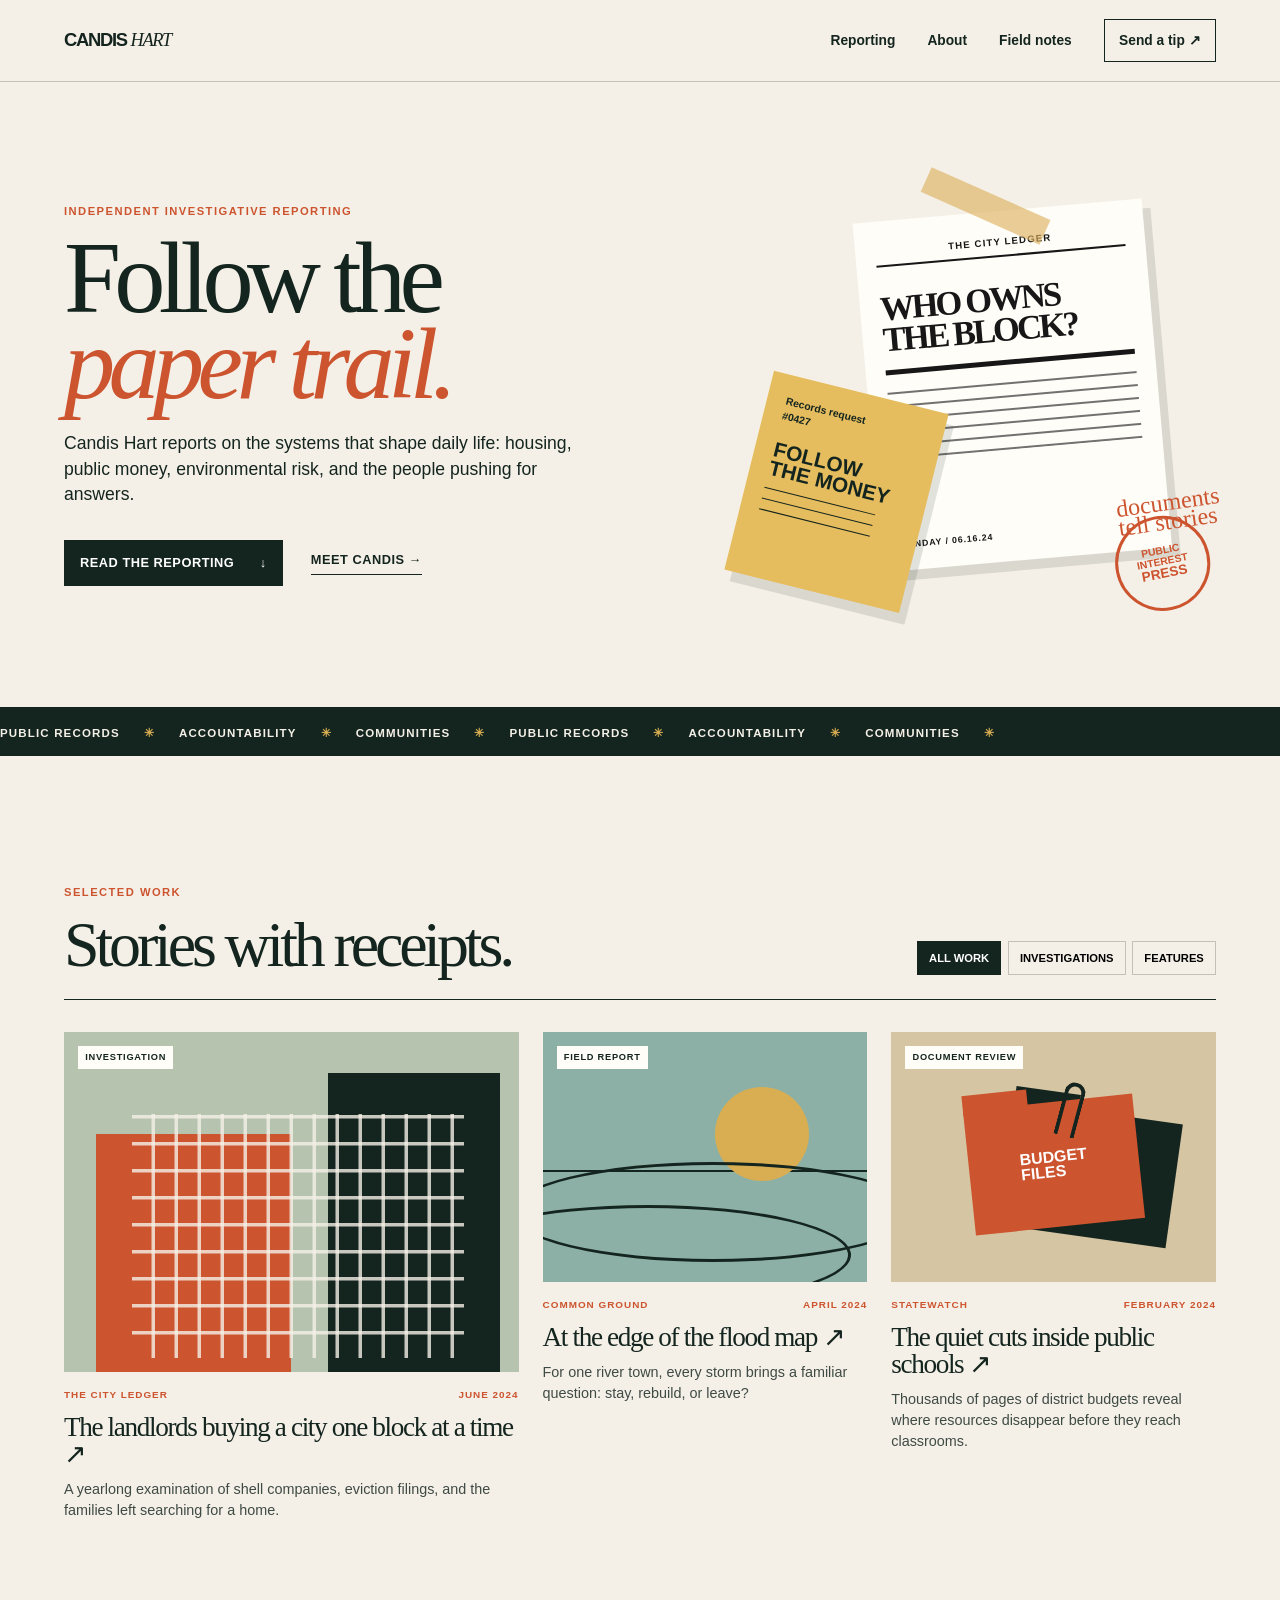
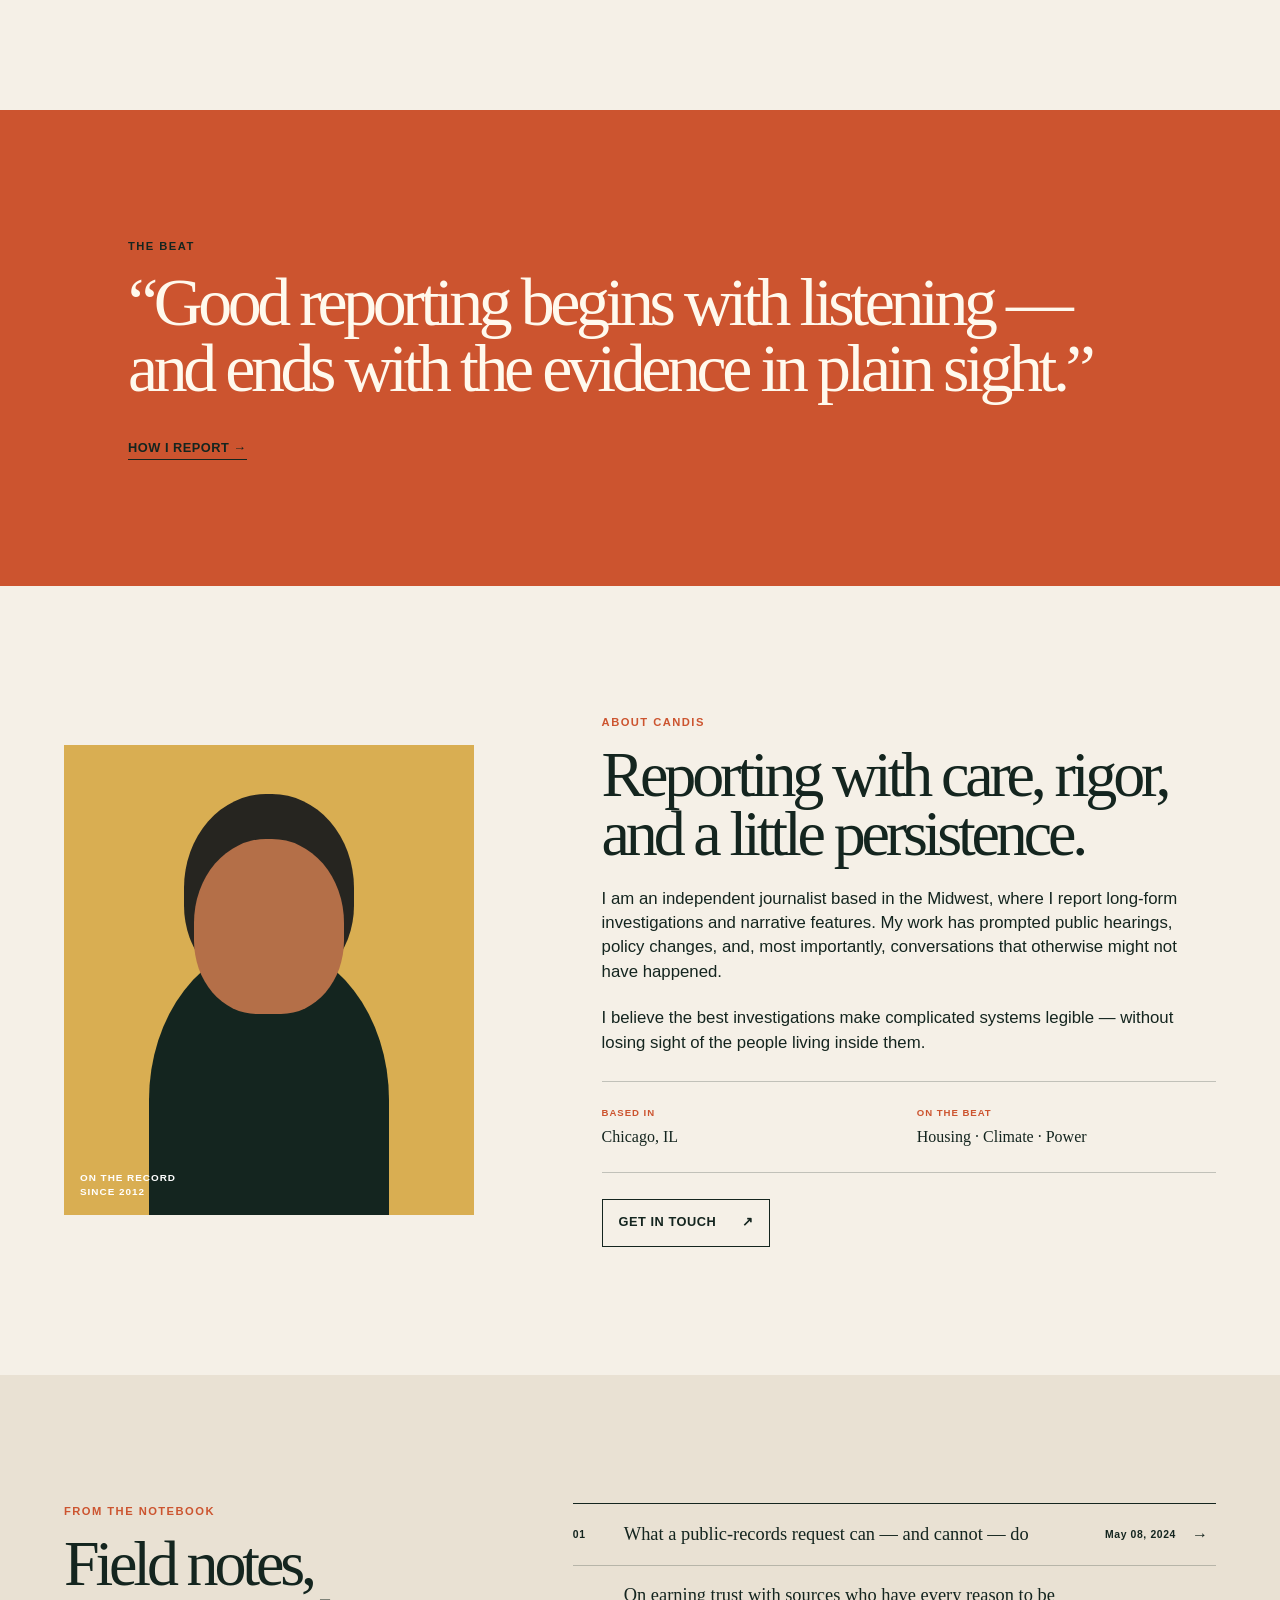
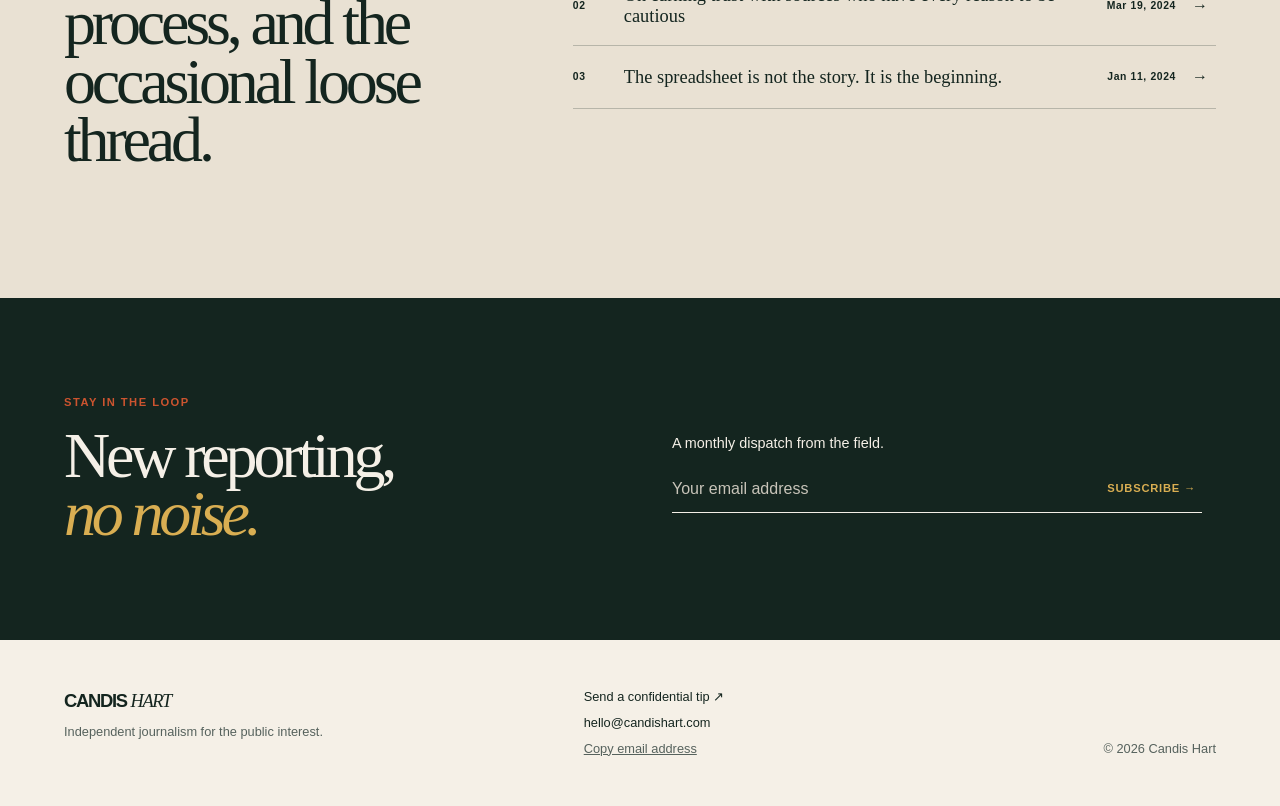
<file: index.html>
<!doctype html>
<html lang="en">
  <head>
    <meta charset="UTF-8" />
    <meta name="viewport" content="width=device-width, initial-scale=1.0" />
    <meta name="description" content="Candis Hart is an investigative journalist reporting on power, people, and the public record." />
    <title>Candis Hart — Investigative Journalist</title>
    <link rel="stylesheet" href="styles.css" />
  </head>
  <body>
    <a class="skip-link" href="#main">Skip to content</a>
    <header class="site-header">
      <a class="wordmark" href="#top" aria-label="Candis Hart, home">CANDIS <span>HART</span></a>
      <button class="nav-toggle" type="button" aria-expanded="false" aria-controls="site-nav">
        <span class="sr-only">Toggle navigation</span><span></span><span></span>
      </button>
      <nav id="site-nav" class="site-nav" aria-label="Main navigation">
        <a href="#work">Reporting</a>
        <a href="#about">About</a>
        <a href="#notes">Field notes</a>
        <a class="nav-contact" href="mailto:tips@candishart.com">Send a tip <span aria-hidden="true">↗</span></a>
      </nav>
    </header>

    <main id="main">
      <section id="top" class="hero">
        <div class="hero-copy">
          <p class="eyebrow">Independent investigative reporting</p>
          <h1>Follow the<br /><em>paper trail.</em></h1>
          <p class="intro">Candis Hart reports on the systems that shape daily life: housing, public money, environmental risk, and the people pushing for answers.</p>
          <div class="hero-actions">
            <a class="button button-dark" href="#work">Read the reporting <span aria-hidden="true">↓</span></a>
            <a class="text-link" href="#about">Meet Candis <span aria-hidden="true">→</span></a>
          </div>
        </div>
        <div class="hero-visual" aria-label="A collage of newspaper clippings and field notes">
          <div class="tape tape-one"></div>
          <div class="paper paper-main">
            <span class="paper-kicker">THE CITY LEDGER</span>
            <strong>WHO OWNS<br />THE BLOCK?</strong>
            <span class="paper-rule"></span>
            <span class="paper-lines"></span>
            <span class="paper-date">SUNDAY / 06.16.24</span>
          </div>
          <div class="paper paper-note">
            <span>Records request<br />#0427</span>
            <strong>FOLLOW<br />THE MONEY</strong>
            <i></i><i></i><i></i>
          </div>
          <div class="stamp">PUBLIC<br />INTEREST<br /><b>PRESS</b></div>
          <div class="scribble">documents<br />tell stories</div>
        </div>
      </section>

      <section class="ticker" aria-label="Reporting areas">
        <div class="ticker-track"><span>PUBLIC RECORDS</span><b>✳</b><span>ACCOUNTABILITY</span><b>✳</b><span>COMMUNITIES</span><b>✳</b><span>PUBLIC RECORDS</span><b>✳</b><span>ACCOUNTABILITY</span><b>✳</b><span>COMMUNITIES</span><b>✳</b></div>
      </section>

      <section id="work" class="work section">
        <div class="section-heading">
          <div><p class="eyebrow">Selected work</p><h2>Stories with receipts.</h2></div>
          <div class="filters" aria-label="Filter reporting">
            <button class="filter is-active" type="button" data-filter="all">All work</button>
            <button class="filter" type="button" data-filter="investigations">Investigations</button>
            <button class="filter" type="button" data-filter="features">Features</button>
          </div>
        </div>
        <div class="story-grid">
          <article class="story-card story-featured" data-category="investigations">
            <div class="story-art art-housing"><span class="art-label">INVESTIGATION</span><span class="building building-a"></span><span class="building building-b"></span><span class="window-grid"></span></div>
            <div class="story-meta"><span>THE CITY LEDGER</span><span>JUNE 2024</span></div>
            <h3><a href="#story-housing">The landlords buying a city one block at a time <span aria-hidden="true">↗</span></a></h3>
            <p>A yearlong examination of shell companies, eviction filings, and the families left searching for a home.</p>
          </article>
          <article class="story-card" data-category="features">
            <div class="story-art art-water"><span class="art-label">FIELD REPORT</span><span class="waterline"></span><span class="sun"></span><span class="wave wave-one"></span><span class="wave wave-two"></span></div>
            <div class="story-meta"><span>COMMON GROUND</span><span>APRIL 2024</span></div>
            <h3><a href="#story-water">At the edge of the flood map <span aria-hidden="true">↗</span></a></h3>
            <p>For one river town, every storm brings a familiar question: stay, rebuild, or leave?</p>
          </article>
          <article class="story-card" data-category="investigations">
            <div class="story-art art-school"><span class="art-label">DOCUMENT REVIEW</span><span class="folder folder-back"></span><span class="folder folder-front">BUDGET<br />FILES</span><span class="clip"></span></div>
            <div class="story-meta"><span>STATEWATCH</span><span>FEBRUARY 2024</span></div>
            <h3><a href="#story-school">The quiet cuts inside public schools <span aria-hidden="true">↗</span></a></h3>
            <p>Thousands of pages of district budgets reveal where resources disappear before they reach classrooms.</p>
          </article>
        </div>
        <p id="filter-message" class="filter-message" aria-live="polite"></p>
      </section>

      <section class="statement">
        <p class="eyebrow">The beat</p>
        <blockquote>“Good reporting begins with listening — and ends with the evidence in plain sight.”</blockquote>
        <a class="text-link" href="#about">How I report <span aria-hidden="true">→</span></a>
      </section>

      <section id="about" class="about section">
        <div class="about-portrait"><div class="portrait-shape"></div><div class="portrait-caption">ON THE RECORD<br />SINCE 2012</div></div>
        <div class="about-copy">
          <p class="eyebrow">About Candis</p>
          <h2>Reporting with care, rigor, and a little persistence.</h2>
          <p>I am an independent journalist based in the Midwest, where I report long-form investigations and narrative features. My work has prompted public hearings, policy changes, and, most importantly, conversations that otherwise might not have happened.</p>
          <p>I believe the best investigations make complicated systems legible — without losing sight of the people living inside them.</p>
          <div class="about-details">
            <div><span>BASED IN</span><strong>Chicago, IL</strong></div>
            <div><span>ON THE BEAT</span><strong>Housing · Climate · Power</strong></div>
          </div>
          <a class="button button-outline" href="mailto:hello@candishart.com">Get in touch <span aria-hidden="true">↗</span></a>
        </div>
      </section>

      <section id="notes" class="notes section">
        <div><p class="eyebrow">From the notebook</p><h2>Field notes, process, and the occasional loose thread.</h2></div>
        <div class="note-list">
          <a href="#note-foia"><span>01</span><strong>What a public-records request can — and cannot — do</strong><time datetime="2024-05-08">May 08, 2024</time><i aria-hidden="true">→</i></a>
          <a href="#note-sources"><span>02</span><strong>On earning trust with sources who have every reason to be cautious</strong><time datetime="2024-03-19">Mar 19, 2024</time><i aria-hidden="true">→</i></a>
          <a href="#note-data"><span>03</span><strong>The spreadsheet is not the story. It is the beginning.</strong><time datetime="2024-01-11">Jan 11, 2024</time><i aria-hidden="true">→</i></a>
        </div>
      </section>

      <section class="newsletter">
        <div><p class="eyebrow">Stay in the loop</p><h2>New reporting,<br /><em>no noise.</em></h2></div>
        <form id="newsletter-form" class="newsletter-form">
          <label for="email">A monthly dispatch from the field.</label>
          <div><input id="email" name="email" type="email" autocomplete="email" placeholder="Your email address" required /><button type="submit">Subscribe <span aria-hidden="true">→</span></button></div>
          <p id="form-message" aria-live="polite"></p>
        </form>
      </section>
    </main>

    <footer class="site-footer">
      <div><a class="wordmark" href="#top">CANDIS <span>HART</span></a><p>Independent journalism for the public interest.</p></div>
      <div class="footer-links"><a href="mailto:tips@candishart.com">Send a confidential tip ↗</a><a href="mailto:hello@candishart.com">hello@candishart.com</a><button id="copy-email" type="button">Copy email address</button></div>
      <p class="copyright">© <span id="year"></span> Candis Hart</p>
    </footer>
    <script src="script.js"></script>
  </body>
</html>
</file>
<file: styles.css>
:root { --ink:#14251f; --cream:#f5f0e7; --paper:#fffdf8; --rust:#cc542f; --gold:#d9ae52; --olive:#819064; --line:rgba(20,37,31,.23); }
* { box-sizing:border-box; } html { scroll-behavior:smooth; } body { margin:0; color:var(--ink); background:var(--cream); font-family:Arial, Helvetica, sans-serif; line-height:1.45; } a { color:inherit; text-decoration:none; } button,input { font:inherit; } button { cursor:pointer; } .skip-link { position:fixed; left:1rem; top:-4rem; z-index:20; padding:.7rem 1rem; background:var(--ink); color:#fff; } .skip-link:focus { top:1rem; }
.site-header { min-height:82px; padding:0 max(5vw,2rem); display:flex; align-items:center; justify-content:space-between; border-bottom:1px solid var(--line); background:var(--cream); position:sticky; top:0; z-index:10; } .wordmark { font-weight:900; font-size:1.15rem; letter-spacing:-.07em; } .wordmark span { font-family:Georgia,serif; font-style:italic; font-weight:400; letter-spacing:-.08em; } .site-nav { display:flex; align-items:center; gap:2rem; font-size:.86rem; font-weight:700; } .site-nav a:not(.nav-contact):hover,.text-link:hover,.footer-links a:hover { color:var(--rust); } .nav-contact { padding:.65rem .9rem; border:1px solid var(--ink); } .nav-toggle { display:none; }
.hero { min-height:620px; padding:8vw max(5vw,2rem); display:grid; grid-template-columns:1.1fr .9fr; align-items:center; gap:4rem; overflow:hidden; } .eyebrow { margin:0 0 1rem; color:var(--rust); text-transform:uppercase; letter-spacing:.13em; font-size:.7rem; font-weight:800; } h1,h2,h3,p { margin-top:0; } h1,h2,blockquote { font-family:Georgia,serif; letter-spacing:-.065em; } h1 { margin-bottom:1.5rem; max-width:680px; font-size:clamp(4rem,8vw,8rem); line-height:.84; font-weight:500; } h1 em,h2 em { color:var(--rust); font-weight:400; } .intro { font-size:1.1rem; max-width:510px; } .hero-actions { margin-top:2rem; display:flex; gap:1.75rem; align-items:center; } .button { display:inline-flex; gap:1.6rem; justify-content:space-between; align-items:center; padding:.85rem 1rem; font-size:.8rem; font-weight:800; text-transform:uppercase; letter-spacing:.04em; } .button-dark { background:var(--ink); color:#fff; } .button-dark:hover { background:var(--rust); } .button-outline { border:1px solid var(--ink); } .button-outline:hover { background:var(--ink); color:#fff; } .text-link { font-size:.8rem; font-weight:800; text-transform:uppercase; letter-spacing:.04em; border-bottom:1px solid; padding-bottom:.25rem; }
.hero-visual { height:420px; position:relative; transform:rotate(2deg); } .paper { position:absolute; background:var(--paper); box-shadow:8px 10px 0 rgba(20,37,31,.12); } .paper-main { width:290px; height:350px; right:12%; top:25px; padding:24px 20px; transform:rotate(-7deg); color:#171717; } .paper-kicker { display:block; text-align:center; border-bottom:2px solid; padding-bottom:6px; font-size:.6rem; font-weight:bold; letter-spacing:.12em; } .paper-main strong { display:block; margin:26px 0 15px; font-family:Georgia,serif; font-size:2.15rem; line-height:.9; letter-spacing:-.08em; } .paper-rule { display:block; border-top:5px solid; margin-bottom:10px; } .paper-lines { display:block; height:75px; background:repeating-linear-gradient(to bottom,transparent 0 7px,#252525 8px 9px,transparent 10px 13px); opacity:.65; } .paper-date { position:absolute; bottom:19px; font-size:.55rem; font-weight:bold; letter-spacing:.1em; } .paper-note { width:180px; height:205px; left:5%; bottom:5px; padding:19px; background:#e6bd5e; transform:rotate(12deg); font-size:.65rem; font-weight:700; } .paper-note strong { display:block; margin-top:18px; font-size:1.3rem; line-height:.9; } .paper-note i { display:block; width:80%; height:1px; margin-top:10px; background:var(--ink); } .stamp { position:absolute; right:0; bottom:0; width:95px; height:95px; border:3px solid var(--rust); border-radius:50%; color:var(--rust); display:grid; place-content:center; text-align:center; line-height:1; font-size:.65rem; font-weight:bold; transform:rotate(-13deg); } .stamp b { font-size:.85rem; } .tape { position:absolute; width:130px; height:27px; background:rgba(221,176,94,.63); z-index:2; top:8px; right:35%; transform:rotate(22deg); } .scribble { position:absolute; color:var(--rust); font-family:cursive; font-size:1.5rem; line-height:.8; right:-2%; top:72%; transform:rotate(-10deg); }
.ticker { border-block:1px solid var(--ink); overflow:hidden; white-space:nowrap; background:var(--ink); color:var(--cream); padding:.75rem 0; } .ticker-track { display:inline-flex; gap:1.5rem; align-items:center; animation:slide 25s linear infinite; font-size:.72rem; font-weight:800; letter-spacing:.1em; } .ticker b { color:var(--gold); } @keyframes slide { to { transform:translateX(-50%); } }
.section { padding:8rem max(5vw,2rem); } .section-heading { display:flex; justify-content:space-between; gap:2rem; align-items:end; border-bottom:1px solid var(--ink); padding-bottom:1.5rem; } h2 { margin:0; font-size:clamp(2.7rem,5vw,5rem); line-height:.92; font-weight:400; max-width:800px; } .filters { display:flex; gap:.4rem; flex-wrap:wrap; } .filter { padding:.5rem .7rem; background:transparent; border:1px solid var(--line); font-size:.7rem; font-weight:bold; text-transform:uppercase; } .filter.is-active,.filter:hover { background:var(--ink); border-color:var(--ink); color:#fff; } .story-grid { display:grid; grid-template-columns:1.4fr 1fr 1fr; gap:1.5rem; margin-top:2rem; } .story-card.is-hidden { display:none; } .story-art { height:250px; position:relative; overflow:hidden; } .story-featured .story-art { height:340px; } .art-label { position:absolute; z-index:2; top:14px; left:14px; padding:.3rem .45rem; background:var(--paper); font-size:.58rem; font-weight:800; letter-spacing:.08em; } .art-housing { background:#b6c3af; } .building { position:absolute; bottom:0; background:var(--rust); } .building-a { left:7%; width:43%; height:70%; } .building-b { right:4%; width:38%; height:88%; background:var(--ink); } .window-grid { position:absolute; inset:24% 12% 4% 15%; background:repeating-linear-gradient(90deg,transparent 0 19px,rgba(245,240,231,.8) 20px 23px),repeating-linear-gradient(0deg,transparent 0 23px,rgba(245,240,231,.8) 24px 27px); } .art-water { background:#8cb0a5; } .sun { position:absolute; width:94px; height:94px; border-radius:50%; background:var(--gold); right:18%; top:22%; } .waterline { position:absolute; top:55%; width:100%; border-top:2px solid var(--ink); } .wave { position:absolute; width:125%; height:100px; border:3px solid var(--ink); border-radius:50%; left:-10%; } .wave-one { top:52%; } .wave-two { top:69%; left:-30%; } .art-school { background:#d6c5a2; } .folder { position:absolute; width:170px; height:125px; background:var(--rust); left:24%; bottom:22%; transform:rotate(-6deg); } .folder:before { content:""; position:absolute; top:-15px; left:0; width:65px; height:20px; background:inherit; } .folder-back { background:var(--ink); transform:rotate(8deg); left:35%; bottom:18%; } .folder-front { display:grid; place-content:center; color:#fff; font-size:1rem; font-weight:900; line-height:.9; } .clip { position:absolute; width:21px; height:55px; border:4px solid var(--ink); border-bottom:0; border-radius:12px 12px 0 0; top:20%; left:52%; transform:rotate(15deg); z-index:2; } .story-meta { display:flex; justify-content:space-between; gap:1rem; margin-top:1rem; color:var(--rust); font-size:.62rem; font-weight:800; letter-spacing:.1em; } h3 { margin:.7rem 0; font-family:Georgia,serif; font-size:1.7rem; letter-spacing:-.05em; line-height:1; font-weight:400; } h3 a:hover { color:var(--rust); } .story-card p { color:#3e4a44; font-size:.9rem; } .filter-message { min-height:1.4rem; margin:1.5rem 0 0; font-size:.85rem; }
.statement { padding:8rem max(10vw,2rem); background:var(--rust); color:#fff9ed; } .statement .eyebrow { color:var(--ink); } blockquote { max-width:1000px; margin:0 0 2rem; font-size:clamp(2.5rem,5.3vw,5.5rem); line-height:.98; } .statement .text-link { color:var(--ink); }
.about { display:grid; grid-template-columns:.8fr 1.2fr; gap:clamp(3rem,10vw,10rem); align-items:center; } .about-portrait { height:470px; background:var(--gold); position:relative; overflow:hidden; } .portrait-shape { width:240px; height:310px; border-radius:50% 50% 12% 12%; background:var(--ink); position:absolute; bottom:-40px; left:50%; transform:translateX(-50%); } .portrait-shape:before { content:""; width:150px; height:175px; position:absolute; background:#b46f48; border-radius:48% 48% 42% 42%; top:-106px; left:45px; box-shadow:0 -35px 0 10px #262520; } .portrait-caption { position:absolute; left:16px; bottom:16px; color:#fff; font-size:.62rem; font-weight:bold; letter-spacing:.1em; } .about-copy > p:not(.eyebrow) { max-width:630px; margin:1.4rem 0; font-size:1.05rem; } .about-details { display:grid; grid-template-columns:1fr 1fr; gap:1rem; padding:1.5rem 0; margin:1.6rem 0; border-block:1px solid var(--line); } .about-details span { display:block; color:var(--rust); font-size:.6rem; font-weight:bold; letter-spacing:.1em; margin-bottom:.35rem; } .about-details strong { font-family:Georgia,serif; font-weight:400; }
.notes { display:grid; grid-template-columns:.8fr 1.2fr; gap:5rem; background:#e9e1d3; } .note-list { border-top:1px solid var(--ink); } .note-list a { display:grid; grid-template-columns:35px 1fr auto 24px; gap:1rem; align-items:center; border-bottom:1px solid var(--line); padding:1.2rem 0; } .note-list a:hover { color:var(--rust); } .note-list span,.note-list time { font-size:.65rem; font-weight:bold; letter-spacing:.06em; } .note-list strong { font-family:Georgia,serif; font-size:1.15rem; line-height:1.1; font-weight:400; } .note-list i { font-style:normal; }
.newsletter { padding:6rem max(5vw,2rem); background:var(--ink); color:var(--cream); display:grid; grid-template-columns:1fr 1fr; align-items:end; gap:4rem; } .newsletter h2 { font-size:clamp(3rem,5vw,5rem); } .newsletter h2 em { color:var(--gold); } .newsletter-form { max-width:530px; } .newsletter-form label { display:block; margin-bottom:.7rem; font-size:.9rem; } .newsletter-form > div { display:flex; border-bottom:1px solid var(--cream); } .newsletter-form input { flex:1; min-width:0; border:0; background:transparent; color:#fff; padding:.75rem 0; outline:0; } .newsletter-form input::placeholder { color:#c8c4b9; } .newsletter-form button { border:0; background:transparent; color:var(--gold); text-transform:uppercase; font-size:.7rem; font-weight:bold; letter-spacing:.07em; } .newsletter-form button:hover { color:#fff; } #form-message { min-height:1.25rem; margin:.7rem 0 0; color:var(--gold); font-size:.8rem; }
.site-footer { padding:3rem max(5vw,2rem); display:grid; grid-template-columns:1fr 1fr auto; gap:2rem; align-items:start; font-size:.8rem; } .site-footer .wordmark { display:block; margin-bottom:.5rem; } .site-footer p { margin:0; color:#56625d; } .footer-links { display:grid; justify-items:start; gap:.45rem; } .footer-links button { padding:0; background:transparent; border:0; color:#56625d; font-size:.8rem; text-decoration:underline; } .copyright { align-self:end; white-space:nowrap; }
.sr-only { position:absolute; width:1px; height:1px; overflow:hidden; clip:rect(0,0,0,0); } :focus-visible { outline:3px solid var(--rust); outline-offset:3px; }
@media (max-width:780px) { .site-header { min-height:67px; } .nav-toggle { display:grid; gap:5px; border:0; background:transparent; padding:.5rem; } .nav-toggle span:not(.sr-only) { display:block; width:23px; height:2px; background:var(--ink); } .site-nav { display:none; position:absolute; top:66px; left:0; right:0; padding:1.5rem 5vw; background:var(--cream); border-bottom:1px solid var(--line); flex-direction:column; align-items:flex-start; } .site-nav.is-open { display:flex; } .hero { padding-block:5rem; grid-template-columns:1fr; gap:1.5rem; min-height:auto; } .hero-visual { height:330px; transform:scale(.82); transform-origin:left top; margin-bottom:-55px; } .section { padding-block:5rem; } .section-heading,.newsletter { grid-template-columns:1fr; display:grid; align-items:start; } .story-grid { grid-template-columns:1fr; } .story-featured .story-art { height:280px; } .about,.notes { grid-template-columns:1fr; gap:2.5rem; } .about-portrait { max-width:430px; height:370px; } .note-list a { grid-template-columns:25px 1fr 20px; } .note-list time { display:none; } .site-footer { grid-template-columns:1fr; } .copyright { margin-top:1rem!important; } }
@media (prefers-reduced-motion:reduce) { html { scroll-behavior:auto; } .ticker-track { animation:none; } }
</file>
